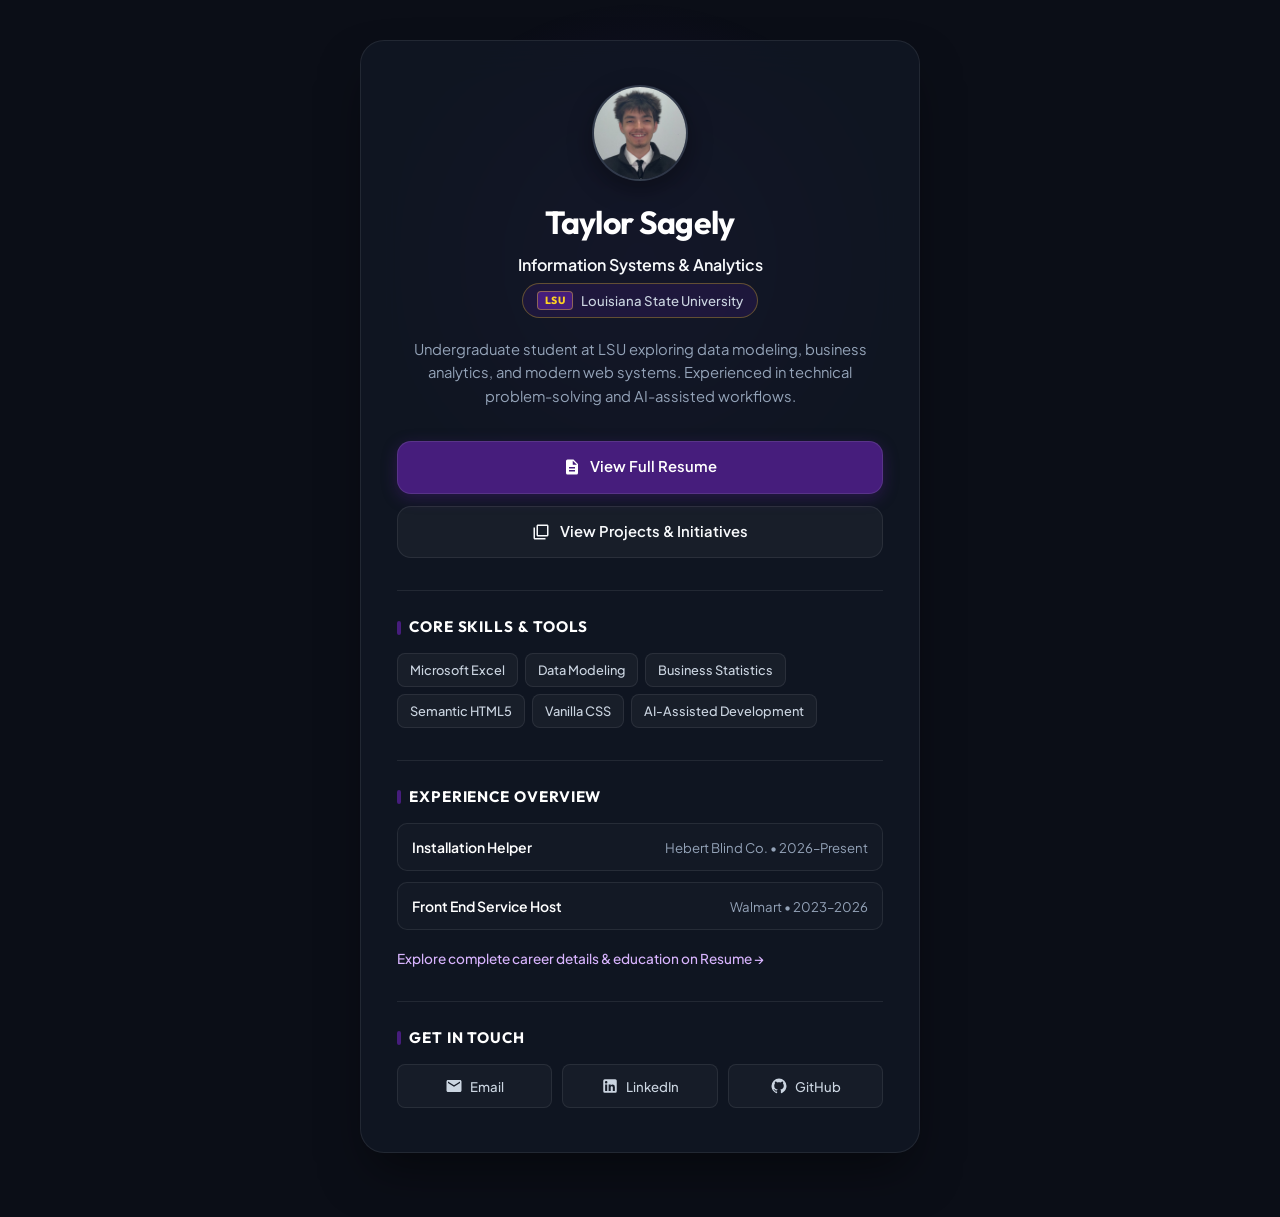
<file: index.html>
<!DOCTYPE html>
<html lang="en">
<head>
  <meta charset="UTF-8">
  <meta name="viewport" content="width=device-width, initial-scale=1.0">
  <title>Taylor Sagely | Portfolio & Resume</title>
  <!-- Favicon with LSU Purple and Gold TS -->
  <link rel="icon" href="data:image/svg+xml,<svg xmlns='http://www.w3.org/2000/svg' viewBox='0 0 100 100'><rect width='100' height='100' rx='25' fill='%23461D7C'/><text x='50%' y='68%' font-size='52' font-weight='900' fill='%23FDD023' font-family='sans-serif' text-anchor='middle'>TS</text></svg>">
  <link rel="preconnect" href="https://fonts.googleapis.com">
  <link rel="preconnect" href="https://fonts.gstatic.com" crossorigin>
  <link href="https://fonts.googleapis.com/css2?family=Outfit:wght@500;600;700;800&family=Plus+Jakarta+Sans:wght@400;500;600;700&display=swap" rel="stylesheet">
  <link rel="stylesheet" href="styles.css">
</head>
<body>

  <div class="container container-hub">

    <main class="profile-card">

      <!-- 1. Profile Section -->
      <section class="profile-header">
        <div class="avatar">
          <img src="profile.png" alt="Taylor Sagely" class="avatar-img">
        </div>

        <div class="name-title">
          <h1>Taylor Sagely</h1>
          <p class="role">Information Systems & Analytics</p>
          <div class="school-badge">
            <span class="lsu-mark">LSU</span>
            <span>Louisiana State University</span>
          </div>
        </div>

        <p class="bio">
          Undergraduate student at LSU exploring data modeling, business analytics, and modern web systems. Experienced in technical problem-solving and AI-assisted workflows.
        </p>
      </section>

      <!-- Primary Page Navigation -->
      <nav class="page-actions">
        <a href="resume.html" class="btn btn-primary">
          <svg viewBox="0 0 24 24"><path d="M14 2H6a2 2 0 0 0-2 2v16a2 2 0 0 0 2 2h12a2 2 0 0 0 2-2V8l-6-6zm2 16H8v-2h8v2zm0-4H8v-2h8v2zm-3-5V3.5L18.5 9H13z"/></svg>
          View Full Resume
        </a>

        <a href="projects.html" class="btn btn-secondary">
          <svg viewBox="0 0 24 24"><path d="M4 6H2v14c0 1.1.9 2 2 2h14v-2H4V6zm16-4H8c-1.1 0-2 .9-2 2v12c0 1.1.9 2 2 2h12c1.1 0 2-.9 2-2V4c0-1.1-.9-2-2-2zm0 14H8V4h12v12z"/></svg>
          View Projects & Initiatives
        </a>
      </nav>

      <!-- 2. Skills Section -->
      <section class="hub-section">
        <h2 class="hub-section-title">Core Skills & Tools</h2>
        <div class="skills-cloud">
          <span class="skill-tag">Microsoft Excel</span>
          <span class="skill-tag">Data Modeling</span>
          <span class="skill-tag">Business Statistics</span>
          <span class="skill-tag">Semantic HTML5</span>
          <span class="skill-tag">Vanilla CSS</span>
          <span class="skill-tag">AI-Assisted Development</span>
        </div>
      </section>

      <!-- 3. Experience Section -->
      <section class="hub-section">
        <h2 class="hub-section-title">Experience Overview</h2>
        <div class="exp-preview-list">
          <div class="exp-item">
            <span class="exp-title">Installation Helper</span>
            <span class="exp-company">Hebert Blind Co. • 2026–Present</span>
          </div>
          <div class="exp-item">
            <span class="exp-title">Front End Service Host</span>
            <span class="exp-company">Walmart • 2023–2026</span>
          </div>
        </div>
        <a href="resume.html" class="section-link">
          Explore complete career details & education on Resume →
        </a>
      </section>

      <!-- 4. Contact Section -->
      <section class="hub-section">
        <h2 class="hub-section-title">Get in Touch</h2>
        <div class="contact-grid">
          <a href="mailto:tsagel1@lsu.edu" class="contact-btn">
            <svg viewBox="0 0 24 24"><path d="M20 4H4c-1.1 0-1.99.9-1.99 2L2 18c0 1.1.9 2 2 2h16c1.1 0 2-.9 2-2V6c0-1.1-.9-2-2-2zm0 4l-8 5-8-5V6l8 5 8-5v2z"/></svg>
            Email
          </a>
          <a href="https://www.linkedin.com/in/taylor-sagely-276733403" class="contact-btn" target="_blank" rel="noopener">
            <svg viewBox="0 0 24 24"><path d="M19 3a2 2 0 0 1 2 2v14a2 2 0 0 1-2 2H5a2 2 0 0 1-2-2V5a2 2 0 0 1 2-2h14m-.5 15.5v-5.3a3.26 3.26 0 0 0-3.26-3.26c-.85 0-1.84.52-2.28 1.3v-1.11h-2.79v8.37h2.79v-4.93c0-.77.62-1.4 1.39-1.4a1.4 1.4 0 0 1 1.4 1.4v4.93h2.75M6.88 8.56a1.68 1.68 0 0 0 1.68-1.68c0-.93-.75-1.69-1.68-1.69a1.69 1.69 0 0 0-1.69 1.69c0 .93.76 1.68 1.69 1.68m1.39 9.94v-8.37H5.5v8.37h2.77z"/></svg>
            LinkedIn
          </a>
          <a href="https://github.com/tsagely21" class="contact-btn" target="_blank" rel="noopener">
            <svg viewBox="0 0 24 24"><path d="M12 2A10 10 0 0 0 2 12c0 4.42 2.87 8.17 6.84 9.5.5.08.66-.23.66-.5v-1.69c-2.77.6-3.36-1.34-3.36-1.34-.46-1.16-1.11-1.47-1.11-1.47-.91-.62.07-.6.07-.6 1 .07 1.53 1.03 1.53 1.03.87 1.52 2.34 1.07 2.91.83.1-.65.35-1.09.63-1.34-2.22-.25-4.55-1.11-4.55-4.92 0-1.11.38-2 1.03-2.71-.1-.25-.45-1.29.1-2.64 0 0 .84-.27 2.75 1.02.79-.22 1.65-.33 2.5-.33.85 0 1.71.11 2.5.33 1.91-1.29 2.75-1.02 2.75-1.02.55 1.35.2 2.39.1 2.64.65.71 1.03 1.6 1.03 2.71 0 3.82-2.34 4.66-4.57 4.91.36.31.69.92.69 1.85V21c0 .27.16.59.67.5C19.14 20.16 22 16.42 22 12A10 10 0 0 0 12 2z"/></svg>
            GitHub
          </a>
        </div>
      </section>

    </main>

  </div>

</body>
</html>
</file>
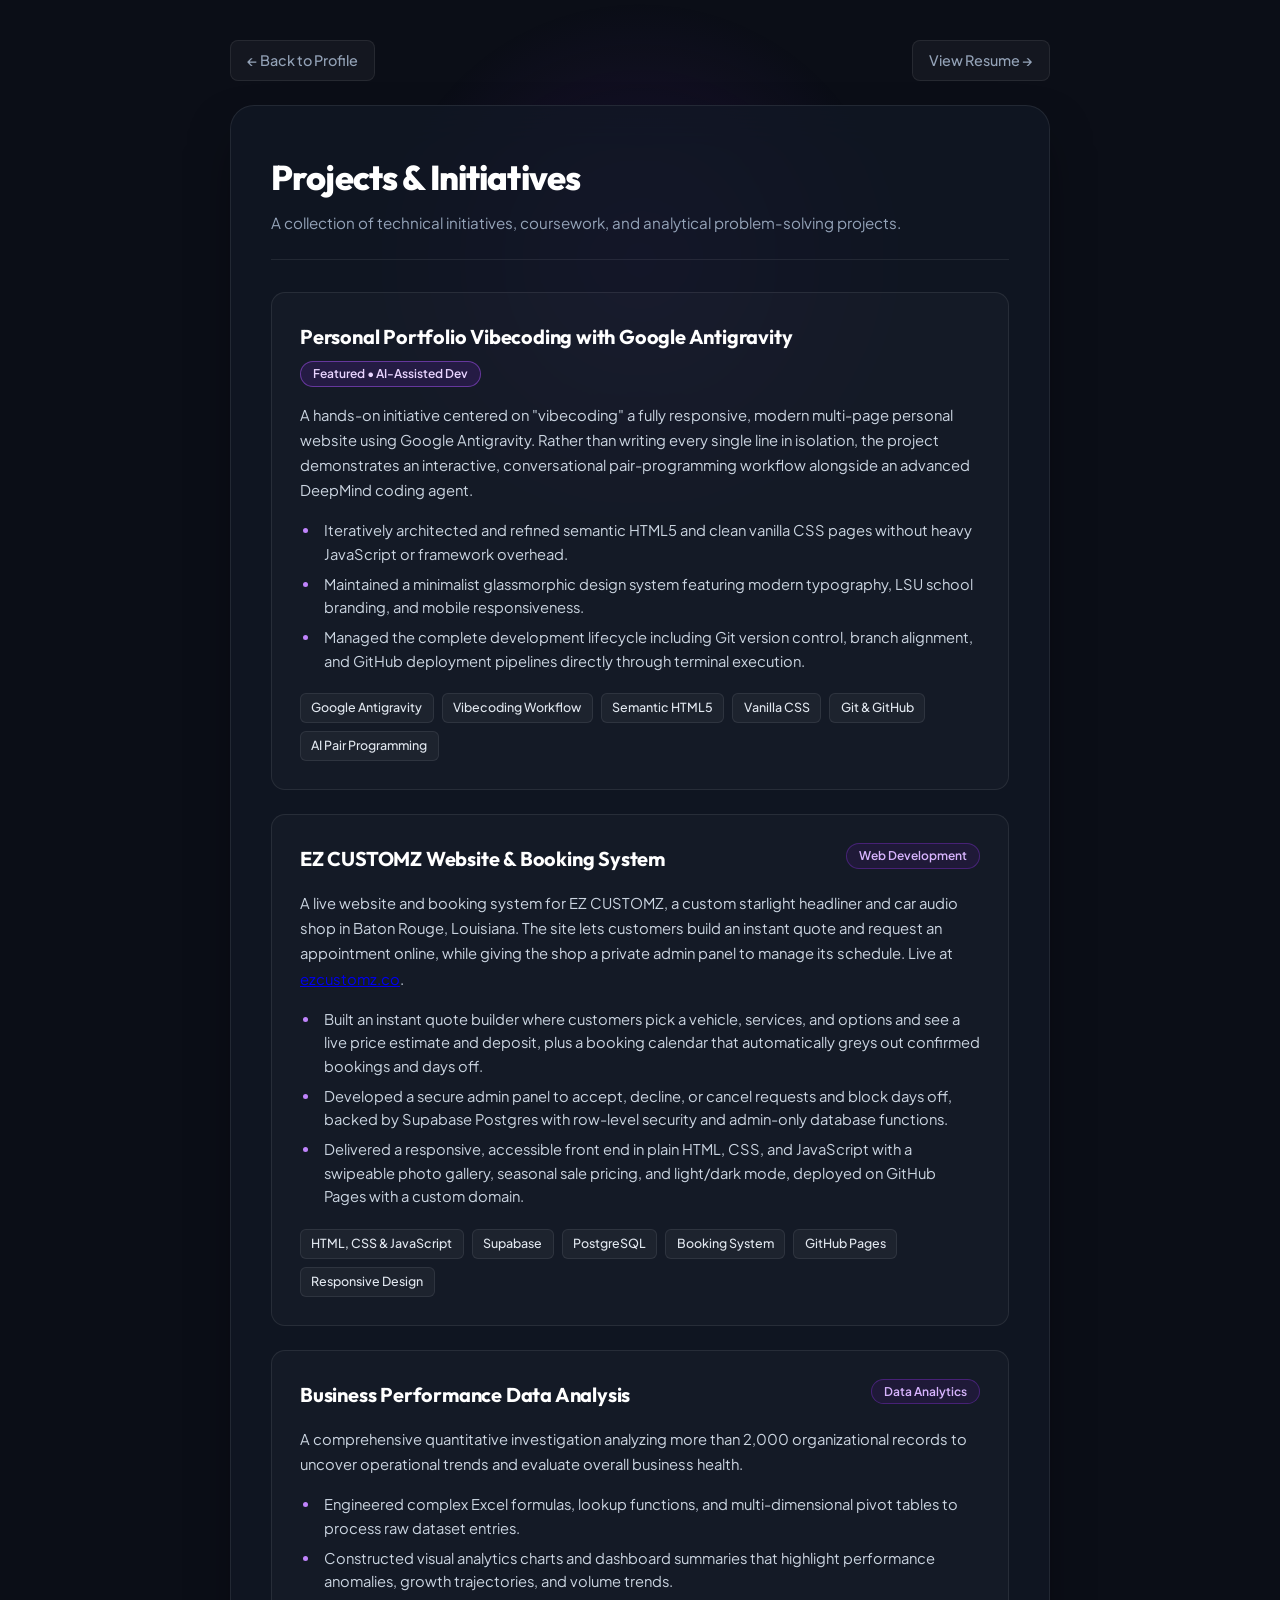
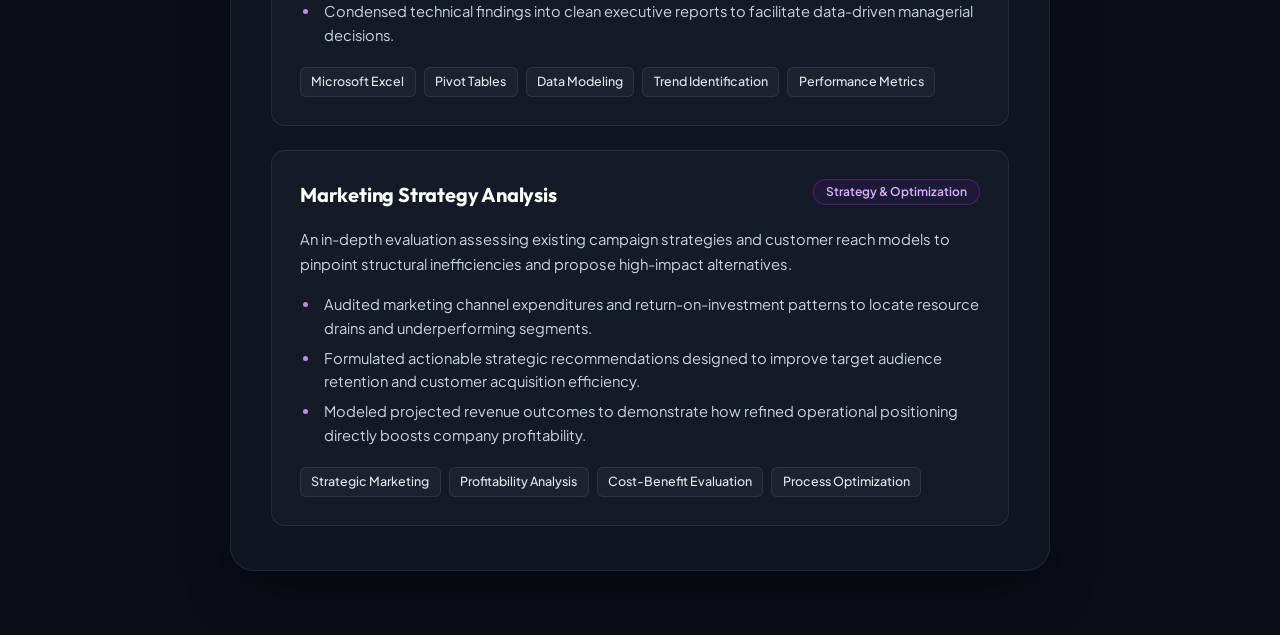
<file: projects.html>
<!DOCTYPE html>
<html lang="en">
<head>
  <meta charset="UTF-8">
  <meta name="viewport" content="width=device-width, initial-scale=1.0">
  <title>Taylor Sagely | Projects</title>
  <!-- Favicon with LSU Purple and Gold TS -->
  <link rel="icon" href="data:image/svg+xml,<svg xmlns='http://www.w3.org/2000/svg' viewBox='0 0 100 100'><rect width='100' height='100' rx='25' fill='%23461D7C'/><text x='50%' y='68%' font-size='52' font-weight='900' fill='%23FDD023' font-family='sans-serif' text-anchor='middle'>TS</text></svg>">
  <link rel="preconnect" href="https://fonts.googleapis.com">
  <link rel="preconnect" href="https://fonts.gstatic.com" crossorigin>
  <link href="https://fonts.googleapis.com/css2?family=Outfit:wght@500;600;700;800&family=Plus+Jakarta+Sans:wght@400;500;600;700&display=swap" rel="stylesheet">
  <link rel="stylesheet" href="styles.css">
</head>
<body>

  <div class="container">

    <!-- Navigation -->
    <nav class="top-nav">
      <a href="index.html" class="nav-btn">
        ← Back to Profile
      </a>
      <a href="resume.html" class="nav-btn">
        View Resume →
      </a>
    </nav>

    <!-- Main Card -->
    <main class="projects-card">

      <header class="page-header">
        <h1>Projects & Initiatives</h1>
        <p>A collection of technical initiatives, coursework, and analytical problem-solving projects.</p>
      </header>

      <section class="project-list">

        <!-- Project 1: Featured Vibecoding -->
        <article class="project-item">
          <div class="project-top">
            <h2 class="project-title">Personal Portfolio Vibecoding with Google Antigravity</h2>
            <span class="badge badge-primary">Featured • AI-Assisted Dev</span>
          </div>

          <p class="project-description">
            A hands-on initiative centered on "vibecoding" a fully responsive, modern multi-page personal website using Google Antigravity. Rather than writing every single line in isolation, the project demonstrates an interactive, conversational pair-programming workflow alongside an advanced DeepMind coding agent.
          </p>

          <ul class="project-bullets">
            <li>Iteratively architected and refined semantic HTML5 and clean vanilla CSS pages without heavy JavaScript or framework overhead.</li>
            <li>Maintained a minimalist glassmorphic design system featuring modern typography, LSU school branding, and mobile responsiveness.</li>
            <li>Managed the complete development lifecycle including Git version control, branch alignment, and GitHub deployment pipelines directly through terminal execution.</li>
          </ul>

          <div class="tag-container">
            <span class="tag-pill">Google Antigravity</span>
            <span class="tag-pill">Vibecoding Workflow</span>
            <span class="tag-pill">Semantic HTML5</span>
            <span class="tag-pill">Vanilla CSS</span>
            <span class="tag-pill">Git & GitHub</span>
            <span class="tag-pill">AI Pair Programming</span>
          </div>
        </article>

        <!-- Project 2: EZ CUSTOMZ Website & Booking System -->
        <article class="project-item">
          <div class="project-top">
            <h2 class="project-title">EZ CUSTOMZ Website &amp; Booking System</h2>
            <span class="badge badge-secondary">Web Development</span>
          </div>

          <p class="project-description">
            A live website and booking system for EZ CUSTOMZ, a custom starlight headliner and car audio shop in Baton Rouge, Louisiana. The site lets customers build an instant quote and request an appointment online, while giving the shop a private admin panel to manage its schedule. Live at <a href="https://ezcustomz.co" target="_blank" rel="noopener">ezcustomz.co</a>.
          </p>

          <ul class="project-bullets">
            <li>Built an instant quote builder where customers pick a vehicle, services, and options and see a live price estimate and deposit, plus a booking calendar that automatically greys out confirmed bookings and days off.</li>
            <li>Developed a secure admin panel to accept, decline, or cancel requests and block days off, backed by Supabase Postgres with row-level security and admin-only database functions.</li>
            <li>Delivered a responsive, accessible front end in plain HTML, CSS, and JavaScript with a swipeable photo gallery, seasonal sale pricing, and light/dark mode, deployed on GitHub Pages with a custom domain.</li>
          </ul>

          <div class="tag-container">
            <span class="tag-pill">HTML, CSS &amp; JavaScript</span>
            <span class="tag-pill">Supabase</span>
            <span class="tag-pill">PostgreSQL</span>
            <span class="tag-pill">Booking System</span>
            <span class="tag-pill">GitHub Pages</span>
            <span class="tag-pill">Responsive Design</span>
          </div>
        </article>

        <!-- Project 3: Business Performance Data Analysis -->
        <article class="project-item">
          <div class="project-top">
            <h2 class="project-title">Business Performance Data Analysis</h2>
            <span class="badge badge-secondary">Data Analytics</span>
          </div>

          <p class="project-description">
            A comprehensive quantitative investigation analyzing more than 2,000 organizational records to uncover operational trends and evaluate overall business health.
          </p>

          <ul class="project-bullets">
            <li>Engineered complex Excel formulas, lookup functions, and multi-dimensional pivot tables to process raw dataset entries.</li>
            <li>Constructed visual analytics charts and dashboard summaries that highlight performance anomalies, growth trajectories, and volume trends.</li>
            <li>Condensed technical findings into clean executive reports to facilitate data-driven managerial decisions.</li>
          </ul>

          <div class="tag-container">
            <span class="tag-pill">Microsoft Excel</span>
            <span class="tag-pill">Pivot Tables</span>
            <span class="tag-pill">Data Modeling</span>
            <span class="tag-pill">Trend Identification</span>
            <span class="tag-pill">Performance Metrics</span>
          </div>
        </article>

        <!-- Project 4: Marketing Strategy Analysis -->
        <article class="project-item">
          <div class="project-top">
            <h2 class="project-title">Marketing Strategy Analysis</h2>
            <span class="badge badge-tertiary">Strategy & Optimization</span>
          </div>

          <p class="project-description">
            An in-depth evaluation assessing existing campaign strategies and customer reach models to pinpoint structural inefficiencies and propose high-impact alternatives.
          </p>

          <ul class="project-bullets">
            <li>Audited marketing channel expenditures and return-on-investment patterns to locate resource drains and underperforming segments.</li>
            <li>Formulated actionable strategic recommendations designed to improve target audience retention and customer acquisition efficiency.</li>
            <li>Modeled projected revenue outcomes to demonstrate how refined operational positioning directly boosts company profitability.</li>
          </ul>

          <div class="tag-container">
            <span class="tag-pill">Strategic Marketing</span>
            <span class="tag-pill">Profitability Analysis</span>
            <span class="tag-pill">Cost-Benefit Evaluation</span>
            <span class="tag-pill">Process Optimization</span>
          </div>
        </article>

      </section>

    </main>

  </div>

</body>
</html>
</file>
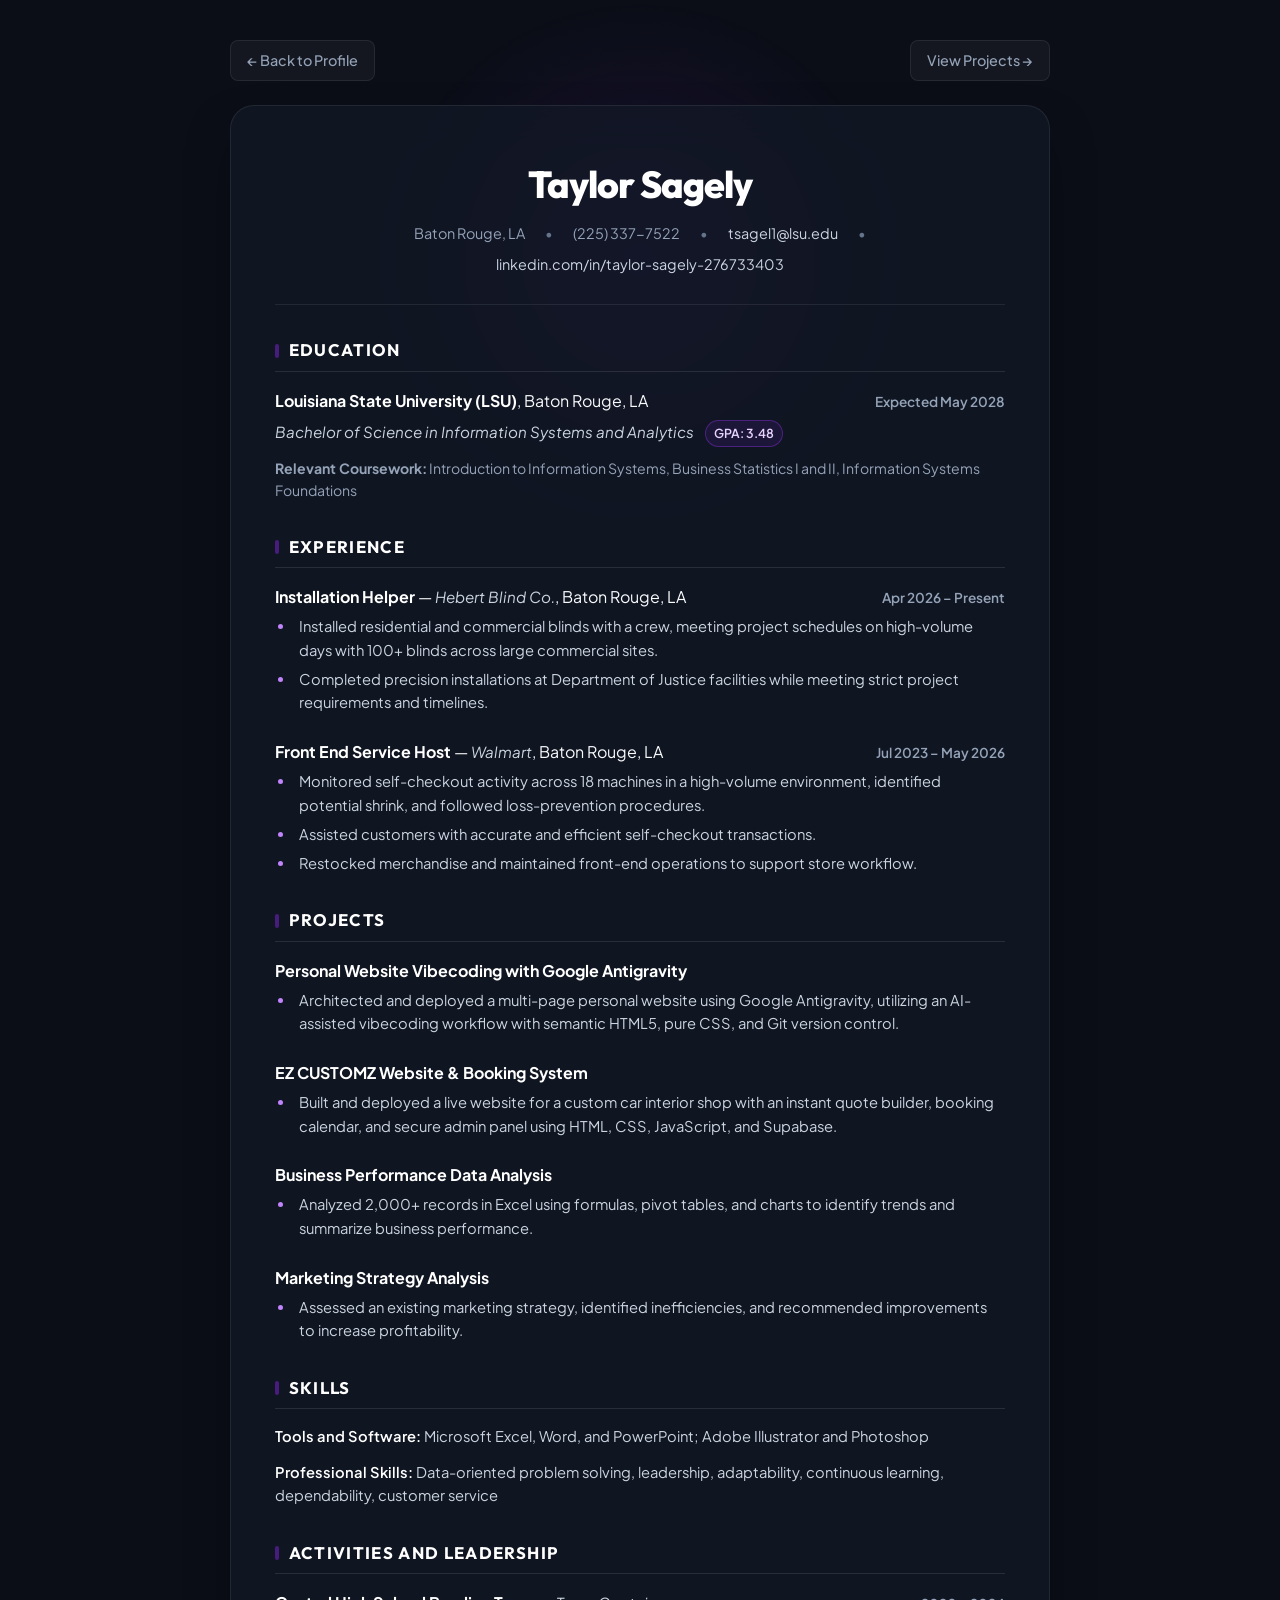
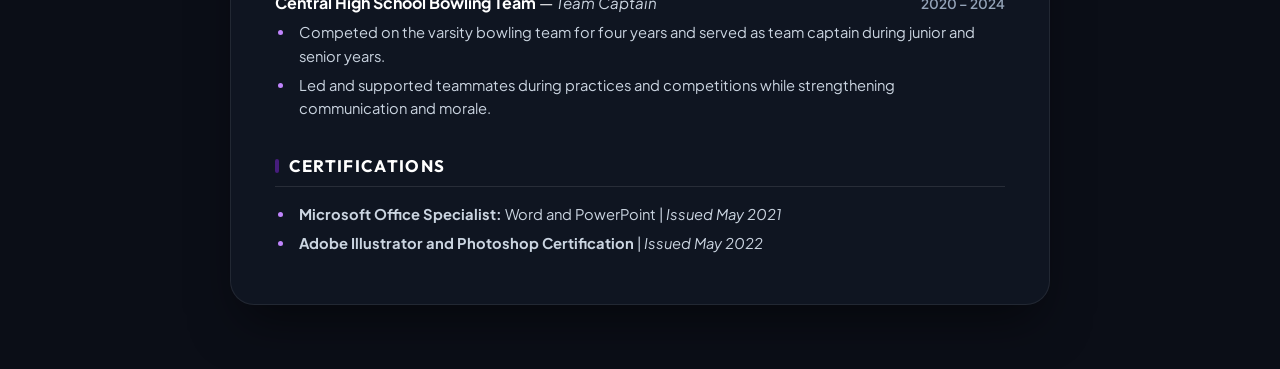
<file: resume.html>
<!DOCTYPE html>
<html lang="en">
<head>
  <meta charset="UTF-8">
  <meta name="viewport" content="width=device-width, initial-scale=1.0">
  <title>Taylor Sagely | Resume</title>
  <!-- Favicon with LSU Purple and Gold TS -->
  <link rel="icon" href="data:image/svg+xml,<svg xmlns='http://www.w3.org/2000/svg' viewBox='0 0 100 100'><rect width='100' height='100' rx='25' fill='%23461D7C'/><text x='50%' y='68%' font-size='52' font-weight='900' fill='%23FDD023' font-family='sans-serif' text-anchor='middle'>TS</text></svg>">
  <link rel="preconnect" href="https://fonts.googleapis.com">
  <link rel="preconnect" href="https://fonts.gstatic.com" crossorigin>
  <link href="https://fonts.googleapis.com/css2?family=Outfit:wght@500;600;700;800&family=Plus+Jakarta+Sans:wght@400;500;600;700&display=swap" rel="stylesheet">
  <link rel="stylesheet" href="styles.css">
</head>
<body>

  <div class="container">

    <nav class="top-nav">
      <a href="index.html" class="back-btn">
        ← Back to Profile
      </a>
      <a href="projects.html" class="back-btn">
        View Projects →
      </a>
    </nav>

    <main class="resume-card">

      <!-- Header -->
      <header class="resume-header">
        <h1>Taylor Sagely</h1>
        <div class="contact-info">
          <span>Baton Rouge, LA</span>
          <span class="divider-dot">•</span>
          <span>(225) 337-7522</span>
          <span class="divider-dot">•</span>
          <a href="mailto:tsagel1@lsu.edu">tsagel1@lsu.edu</a>
          <span class="divider-dot">•</span>
          <a href="https://www.linkedin.com/in/taylor-sagely-276733403" target="_blank" rel="noopener">linkedin.com/in/taylor-sagely-276733403</a>
        </div>
      </header>

      <!-- Education -->
      <section class="section">
        <h2 class="section-title">Education</h2>
        <div class="entry">
          <div class="entry-header">
            <div>
              <span class="entry-title">Louisiana State University (LSU)</span>, Baton Rouge, LA
            </div>
            <div class="entry-date">Expected May 2028</div>
          </div>
          <div>
            <span class="entry-org">Bachelor of Science in Information Systems and Analytics</span>
            <span class="badge-gpa">GPA: 3.48</span>
          </div>
          <div style="font-size: 0.88rem; color: var(--text-muted); margin-top: 0.25rem;">
            <strong>Relevant Coursework:</strong> Introduction to Information Systems, Business Statistics I and II, Information Systems Foundations
          </div>
        </div>
      </section>

      <!-- Experience -->
      <section class="section">
        <h2 class="section-title">Experience</h2>

        <div class="entry">
          <div class="entry-header">
            <div>
              <span class="entry-title">Installation Helper</span> — <span class="entry-org">Hebert Blind Co.</span>, Baton Rouge, LA
            </div>
            <div class="entry-date">Apr 2026 – Present</div>
          </div>
          <ul class="entry-bullets">
            <li>Installed residential and commercial blinds with a crew, meeting project schedules on high-volume days with 100+ blinds across large commercial sites.</li>
            <li>Completed precision installations at Department of Justice facilities while meeting strict project requirements and timelines.</li>
          </ul>
        </div>

        <div class="entry" style="margin-top: 0.5rem;">
          <div class="entry-header">
            <div>
              <span class="entry-title">Front End Service Host</span> — <span class="entry-org">Walmart</span>, Baton Rouge, LA
            </div>
            <div class="entry-date">Jul 2023 – May 2026</div>
          </div>
          <ul class="entry-bullets">
            <li>Monitored self-checkout activity across 18 machines in a high-volume environment, identified potential shrink, and followed loss-prevention procedures.</li>
            <li>Assisted customers with accurate and efficient self-checkout transactions.</li>
            <li>Restocked merchandise and maintained front-end operations to support store workflow.</li>
          </ul>
        </div>
      </section>

      <!-- Projects -->
      <section class="section">
        <h2 class="section-title">Projects</h2>

        <div class="entry">
          <div class="entry-title">Personal Website Vibecoding with Google Antigravity</div>
          <ul class="entry-bullets">
            <li>Architected and deployed a multi-page personal website using Google Antigravity, utilizing an AI-assisted vibecoding workflow with semantic HTML5, pure CSS, and Git version control.</li>
          </ul>
        </div>

        <div class="entry" style="margin-top: 0.5rem;">
          <div class="entry-title">EZ CUSTOMZ Website &amp; Booking System</div>
          <ul class="entry-bullets">
            <li>Built and deployed a live website for a custom car interior shop with an instant quote builder, booking calendar, and secure admin panel using HTML, CSS, JavaScript, and Supabase.</li>
          </ul>
        </div>

        <div class="entry" style="margin-top: 0.5rem;">
          <div class="entry-title">Business Performance Data Analysis</div>
          <ul class="entry-bullets">
            <li>Analyzed 2,000+ records in Excel using formulas, pivot tables, and charts to identify trends and summarize business performance.</li>
          </ul>
        </div>

        <div class="entry" style="margin-top: 0.5rem;">
          <div class="entry-title">Marketing Strategy Analysis</div>
          <ul class="entry-bullets">
            <li>Assessed an existing marketing strategy, identified inefficiencies, and recommended improvements to increase profitability.</li>
          </ul>
        </div>
      </section>

      <!-- Skills -->
      <section class="section">
        <h2 class="section-title">Skills</h2>
        <div class="skills-block">
          <div class="skill-line">
            <strong>Tools and Software:</strong> Microsoft Excel, Word, and PowerPoint; Adobe Illustrator and Photoshop
          </div>
          <div class="skill-line">
            <strong>Professional Skills:</strong> Data-oriented problem solving, leadership, adaptability, continuous learning, dependability, customer service
          </div>
        </div>
      </section>

      <!-- Activities & Leadership -->
      <section class="section">
        <h2 class="section-title">Activities and Leadership</h2>
        <div class="entry">
          <div class="entry-header">
            <div>
              <span class="entry-title">Central High School Bowling Team</span> — <span class="entry-org">Team Captain</span>
            </div>
            <div class="entry-date">2020 – 2024</div>
          </div>
          <ul class="entry-bullets">
            <li>Competed on the varsity bowling team for four years and served as team captain during junior and senior years.</li>
            <li>Led and supported teammates during practices and competitions while strengthening communication and morale.</li>
          </ul>
        </div>
      </section>

      <!-- Certifications -->
      <section class="section">
        <h2 class="section-title">Certifications</h2>
        <ul class="entry-bullets">
          <li><strong>Microsoft Office Specialist:</strong> Word and PowerPoint | <em>Issued May 2021</em></li>
          <li><strong>Adobe Illustrator and Photoshop Certification</strong> | <em>Issued May 2022</em></li>
        </ul>
      </section>

    </main>

  </div>

</body>
</html>
</file>
<file: styles.css>
/* ==========================================================================
   ISDS 3100: Personal Website - Shared Stylesheet (styles.css)
   Consistent visual identity with LSU Purple & Gold branding,
   dark glassmorphism theme, and modern responsive typography.
   ========================================================================== */

/* --------------------------------------------------------------------------
   1. Design Tokens & CSS Variables
   -------------------------------------------------------------------------- */
:root {
  --bg-color: #0b0e17;
  --card-bg: rgba(18, 24, 38, 0.75);
  --card-hover: rgba(28, 38, 62, 0.9);
  --card-border: rgba(255, 255, 255, 0.08);
  --border-focus: rgba(70, 29, 124, 0.45);
  
  /* Text colors */
  --text-main: #f8fafc;
  --text-secondary: #cbd5e1;
  --text-muted: #94a3b8;
  --text-dim: #64748b;
  
  /* LSU Official Color Palette & Accents */
  --accent: #461d7c;             /* LSU Purple */
  --accent-hover: #59249d;       /* LSU Purple hover */
  --accent-glow: rgba(70, 29, 124, 0.45);
  --accent-gold: #fdd023;        /* LSU Gold */
  
  /* Radii */
  --radius-lg: 24px;
  --radius-md: 14px;
  --radius-sm: 8px;
}

/* --------------------------------------------------------------------------
   2. Global Resets & Base Styles
   -------------------------------------------------------------------------- */
* {
  box-sizing: border-box;
  margin: 0;
  padding: 0;
}

body {
  font-family: 'Plus Jakarta Sans', -apple-system, BlinkMacSystemFont, sans-serif;
  background-color: var(--bg-color);
  color: var(--text-main);
  line-height: 1.6;
  min-height: 100vh;
  display: flex;
  justify-content: center;
  padding: 2.5rem 1.25rem 4rem;
  position: relative;
  overflow-x: hidden;
}

/* Ambient background glow (LSU Purple tint) */
body::before {
  content: '';
  position: fixed;
  width: 520px;
  height: 520px;
  border-radius: 50%;
  background: radial-gradient(circle, rgba(70, 29, 124, 0.28), transparent 70%);
  top: 0;
  left: 50%;
  transform: translateX(-50%);
  pointer-events: none;
  z-index: -1;
}

/* --------------------------------------------------------------------------
   3. Container Layout
   -------------------------------------------------------------------------- */
.container {
  width: 100%;
  max-width: 820px;
  display: flex;
  flex-direction: column;
  gap: 1.5rem;
}

.container-hub {
  max-width: 560px;
}

/* --------------------------------------------------------------------------
   4. Glassmorphism Card System
   -------------------------------------------------------------------------- */
.card,
.profile-card,
.resume-card,
.projects-card {
  background: var(--card-bg);
  backdrop-filter: blur(20px);
  -webkit-backdrop-filter: blur(20px);
  border: 1px solid var(--card-border);
  border-radius: var(--radius-lg);
  box-shadow: 0 25px 50px -12px rgba(0, 0, 0, 0.5);
  display: flex;
  flex-direction: column;
}

.profile-card {
  padding: 2.75rem 2.25rem;
  gap: 2rem;
}

.resume-card {
  padding: 3rem 2.75rem;
  gap: 2rem;
}

.projects-card {
  padding: 2.75rem 2.5rem;
  gap: 2rem;
}

/* --------------------------------------------------------------------------
   5. Navigation & Action Buttons
   -------------------------------------------------------------------------- */
.top-nav {
  display: flex;
  justify-content: space-between;
  align-items: center;
}

.nav-btn,
.back-btn {
  display: inline-flex;
  align-items: center;
  gap: 0.5rem;
  color: var(--text-muted);
  text-decoration: none;
  font-size: 0.9rem;
  font-weight: 500;
  padding: 0.5rem 1rem;
  border-radius: var(--radius-sm);
  background: rgba(255, 255, 255, 0.04);
  border: 1px solid var(--card-border);
  transition: all 0.2s ease;
}

.nav-btn:hover,
.back-btn:hover {
  color: #ffffff;
  background: rgba(70, 29, 124, 0.25);
  border-color: rgba(147, 51, 234, 0.45);
  transform: translateY(-1px);
}

.page-actions {
  display: flex;
  flex-direction: column;
  gap: 0.75rem;
  width: 100%;
}

.btn {
  display: flex;
  align-items: center;
  justify-content: center;
  gap: 0.6rem;
  width: 100%;
  padding: 0.85rem 1rem;
  border-radius: var(--radius-md);
  text-decoration: none;
  font-size: 0.925rem;
  font-weight: 600;
  transition: all 0.2s ease;
  cursor: pointer;
}

.btn-primary {
  background: var(--accent);
  border: 1px solid rgba(255, 255, 255, 0.1);
  color: #ffffff;
  box-shadow: 0 4px 15px var(--accent-glow);
}

.btn-primary:hover {
  background: var(--accent-hover);
  box-shadow: 0 8px 22px var(--accent-glow);
  transform: translateY(-2px);
  color: #ffffff;
}

.btn-secondary {
  background: rgba(255, 255, 255, 0.04);
  border: 1px solid var(--card-border);
  color: var(--text-main);
}

.btn-secondary:hover {
  background: rgba(70, 29, 124, 0.2);
  border-color: rgba(147, 51, 234, 0.4);
  transform: translateY(-2px);
  color: #ffffff;
}

.btn svg,
.nav-btn svg,
.contact-btn svg {
  width: 18px;
  height: 18px;
  fill: currentColor;
  flex-shrink: 0;
}

/* --------------------------------------------------------------------------
   6. LSU Badges & School Identity
   -------------------------------------------------------------------------- */
.school-badge {
  display: inline-flex;
  align-items: center;
  gap: 0.5rem;
  margin-top: 0.35rem;
  padding: 0.35rem 0.85rem;
  background: rgba(70, 29, 124, 0.25);
  border: 1px solid rgba(253, 208, 35, 0.3);
  border-radius: 9999px;
  font-size: 0.825rem;
  color: #cbd5e1;
  font-weight: 500;
}

.lsu-mark {
  display: inline-flex;
  align-items: center;
  justify-content: center;
  background: #461d7c;
  color: #fdd023;
  font-family: 'Outfit', sans-serif;
  font-weight: 800;
  font-size: 0.65rem;
  letter-spacing: 0.05em;
  padding: 0.15rem 0.45rem;
  border-radius: 4px;
  line-height: 1.1;
  border: 1px solid rgba(253, 208, 35, 0.4);
}

/* --------------------------------------------------------------------------
   7. Hub Page Specific Styles (index.html)
   -------------------------------------------------------------------------- */
.profile-header {
  display: flex;
  flex-direction: column;
  align-items: center;
  text-align: center;
  gap: 1rem;
}

.avatar {
  width: 96px;
  height: 96px;
  border-radius: 50%;
  background: linear-gradient(135deg, #1e293b, #0f172a);
  border: 2px solid rgba(255, 255, 255, 0.12);
  display: flex;
  align-items: center;
  justify-content: center;
  box-shadow: 0 8px 24px rgba(0, 0, 0, 0.35);
  overflow: hidden;
}

.avatar-img {
  width: 100%;
  height: 100%;
  object-fit: cover;
  display: block;
}

.name-title h1 {
  font-family: 'Outfit', sans-serif;
  font-size: 2rem;
  font-weight: 700;
  color: #ffffff;
  letter-spacing: -0.02em;
  margin-bottom: 0.25rem;
}

.role {
  color: var(--text-main);
  font-size: 1rem;
  font-weight: 600;
}

.bio {
  color: var(--text-muted);
  font-size: 0.925rem;
  line-height: 1.6;
  max-width: 460px;
  margin-top: 0.25rem;
}

.hub-section {
  display: flex;
  flex-direction: column;
  gap: 0.85rem;
  padding-top: 1.5rem;
  border-top: 1px solid var(--card-border);
}

.hub-section-title {
  font-family: 'Outfit', sans-serif;
  font-size: 0.95rem;
  font-weight: 700;
  text-transform: uppercase;
  letter-spacing: 0.06em;
  color: #ffffff;
  display: flex;
  align-items: center;
  gap: 0.5rem;
}

.hub-section-title::before {
  content: '';
  display: inline-block;
  width: 4px;
  height: 14px;
  background: var(--accent);
  border-radius: 2px;
}

.skills-cloud {
  display: flex;
  flex-wrap: wrap;
  gap: 0.45rem;
}

.skill-tag {
  font-size: 0.8rem;
  font-weight: 500;
  padding: 0.35rem 0.75rem;
  border-radius: var(--radius-sm);
  background: rgba(255, 255, 255, 0.04);
  border: 1px solid var(--card-border);
  color: var(--text-secondary);
  transition: all 0.2s ease;
}

.skill-tag:hover {
  background: rgba(70, 29, 124, 0.3);
  border-color: rgba(147, 51, 234, 0.45);
  color: #ffffff;
}

.exp-preview-list {
  display: flex;
  flex-direction: column;
  gap: 0.65rem;
}

.exp-item {
  display: flex;
  justify-content: space-between;
  align-items: baseline;
  flex-wrap: wrap;
  gap: 0.25rem;
  background: rgba(255, 255, 255, 0.02);
  border: 1px solid var(--card-border);
  border-radius: 10px;
  padding: 0.75rem 0.9rem;
  font-size: 0.875rem;
}

.exp-title {
  font-weight: 600;
  color: #ffffff;
}

.exp-company {
  color: var(--text-muted);
  font-size: 0.825rem;
}

.section-link {
  color: #d8b4fe;
  text-decoration: none;
  font-size: 0.85rem;
  font-weight: 500;
  transition: color 0.2s ease;
  margin-top: 0.25rem;
  display: inline-flex;
  align-items: center;
  gap: 0.3rem;
}

.section-link:hover {
  color: #ffffff;
  text-decoration: underline;
}

.contact-grid {
  display: grid;
  grid-template-columns: repeat(3, 1fr);
  gap: 0.65rem;
}

.contact-btn {
  display: flex;
  align-items: center;
  justify-content: center;
  gap: 0.45rem;
  padding: 0.65rem 0.5rem;
  background: rgba(255, 255, 255, 0.03);
  border: 1px solid var(--card-border);
  border-radius: var(--radius-sm);
  color: var(--text-secondary);
  text-decoration: none;
  font-size: 0.825rem;
  font-weight: 500;
  transition: all 0.2s ease;
}

.contact-btn:hover {
  background: rgba(70, 29, 124, 0.25);
  border-color: rgba(147, 51, 234, 0.45);
  color: #ffffff;
  transform: translateY(-1px);
}

/* --------------------------------------------------------------------------
   8. Resume Page Specific Styles (resume.html)
   -------------------------------------------------------------------------- */
.resume-header {
  text-align: center;
  border-bottom: 1px solid var(--card-border);
  padding-bottom: 1.75rem;
}

.resume-header h1 {
  font-family: 'Outfit', sans-serif;
  font-size: 2.35rem;
  font-weight: 800;
  color: #ffffff;
  letter-spacing: -0.025em;
  margin-bottom: 0.5rem;
}

.contact-info {
  display: flex;
  flex-wrap: wrap;
  justify-content: center;
  align-items: center;
  gap: 0.5rem 1.25rem;
  color: var(--text-muted);
  font-size: 0.9rem;
}

.contact-info a {
  color: var(--text-secondary);
  text-decoration: none;
  transition: color 0.2s ease;
}

.contact-info a:hover {
  color: #d8b4fe;
}

.divider-dot {
  color: var(--text-dim);
}

.section {
  display: flex;
  flex-direction: column;
  gap: 1rem;
}

.section-title {
  font-family: 'Outfit', sans-serif;
  font-size: 1.05rem;
  font-weight: 700;
  text-transform: uppercase;
  letter-spacing: 0.08em;
  color: #ffffff;
  padding-bottom: 0.4rem;
  border-bottom: 1px solid rgba(255, 255, 255, 0.1);
  display: flex;
  align-items: center;
  gap: 0.6rem;
}

.section-title::before {
  content: '';
  display: inline-block;
  width: 4px;
  height: 14px;
  background: var(--accent);
  border-radius: 2px;
}

.entry {
  display: flex;
  flex-direction: column;
  gap: 0.35rem;
}

.entry-header {
  display: flex;
  justify-content: space-between;
  align-items: baseline;
  flex-wrap: wrap;
  gap: 0.25rem 1rem;
}

.entry-title {
  font-size: 1rem;
  font-weight: 700;
  color: #ffffff;
}

.entry-org {
  font-style: italic;
  color: var(--text-secondary);
  font-size: 0.95rem;
}

.entry-date {
  font-size: 0.85rem;
  font-weight: 600;
  color: var(--text-muted);
}

.badge-gpa {
  display: inline-block;
  font-size: 0.775rem;
  font-weight: 600;
  background: rgba(70, 29, 124, 0.25);
  color: #e9d5ff;
  padding: 0.15rem 0.5rem;
  border-radius: 9999px;
  border: 1px solid rgba(147, 51, 234, 0.4);
  margin-left: 0.5rem;
  font-style: normal;
}

.entry-bullets {
  list-style-type: disc;
  padding-left: 1.25rem;
  display: flex;
  flex-direction: column;
  gap: 0.35rem;
  color: var(--text-secondary);
  font-size: 0.92rem;
}

.entry-bullets li {
  padding-left: 0.25rem;
}

.entry-bullets li::marker {
  color: #c084fc;
}

.skills-block {
  display: flex;
  flex-direction: column;
  gap: 0.75rem;
  font-size: 0.92rem;
  color: var(--text-secondary);
}

.skill-line strong {
  color: #ffffff;
  font-weight: 600;
}

/* --------------------------------------------------------------------------
   9. Projects Page Specific Styles (projects.html)
   -------------------------------------------------------------------------- */
.page-header {
  border-bottom: 1px solid var(--card-border);
  padding-bottom: 1.5rem;
}

.page-header h1 {
  font-family: 'Outfit', sans-serif;
  font-size: 2.15rem;
  font-weight: 800;
  color: #ffffff;
  letter-spacing: -0.025em;
  margin-bottom: 0.35rem;
}

.page-header p {
  color: var(--text-muted);
  font-size: 0.95rem;
}

.project-list {
  display: flex;
  flex-direction: column;
  gap: 1.5rem;
}

.project-item {
  background: rgba(255, 255, 255, 0.025);
  border: 1px solid var(--card-border);
  border-radius: var(--radius-md);
  padding: 1.75rem;
  display: flex;
  flex-direction: column;
  gap: 1rem;
  transition: all 0.25s ease;
  position: relative;
}

.project-item:hover {
  background: var(--card-hover);
  border-color: var(--border-focus);
  transform: translateY(-2px);
}



.project-top {
  display: flex;
  justify-content: space-between;
  align-items: flex-start;
  flex-wrap: wrap;
  gap: 0.5rem;
}

.project-title {
  font-family: 'Outfit', sans-serif;
  font-size: 1.25rem;
  font-weight: 700;
  color: #ffffff;
  letter-spacing: -0.01em;
}

.badge {
  font-size: 0.75rem;
  font-weight: 600;
  padding: 0.25rem 0.75rem;
  border-radius: 9999px;
  line-height: 1.3;
  white-space: nowrap;
}

.badge-primary {
  background: rgba(70, 29, 124, 0.35);
  color: #e9d5ff;
  border: 1px solid rgba(168, 85, 247, 0.5);
}

.badge-secondary,
.badge-tertiary {
  background: rgba(70, 29, 124, 0.22);
  color: #d8b4fe;
  border: 1px solid rgba(147, 51, 234, 0.35);
}

.project-description {
  color: var(--text-secondary);
  font-size: 0.925rem;
  line-height: 1.7;
}

.project-bullets {
  list-style-type: disc;
  padding-left: 1.25rem;
  display: flex;
  flex-direction: column;
  gap: 0.4rem;
  color: var(--text-secondary);
  font-size: 0.92rem;
}

.project-bullets li {
  padding-left: 0.25rem;
}

.project-bullets li::marker {
  color: #c084fc;
}

.tag-container {
  display: flex;
  flex-wrap: wrap;
  gap: 0.5rem;
  margin-top: 0.25rem;
}

.tag-pill {
  font-size: 0.78rem;
  font-weight: 500;
  padding: 0.25rem 0.65rem;
  border-radius: 6px;
  background: rgba(255, 255, 255, 0.04);
  border: 1px solid var(--card-border);
  color: #e2e8f0;
  transition: all 0.2s ease;
}

.tag-pill:hover {
  background: rgba(70, 29, 124, 0.35);
  border-color: rgba(168, 85, 247, 0.5);
  color: #ffffff;
}

/* --------------------------------------------------------------------------
   10. Print Media Query (for Resume Printing / PDF Saving)
   -------------------------------------------------------------------------- */
@media print {
  body {
    background: #ffffff;
    color: #000000;
    padding: 0;
  }
  body::before {
    display: none;
  }
  .top-nav {
    display: none;
  }
  .resume-card {
    background: #ffffff;
    border: none;
    box-shadow: none;
    padding: 0;
    color: #000000;
  }
  .resume-header h1,
  .entry-title,
  .section-title {
    color: #000000 !important;
  }
  .contact-info,
  .entry-bullets,
  .skills-block,
  .entry-org {
    color: #333333 !important;
  }
  .section-title {
    border-bottom: 1px solid #cccccc;
  }
  .badge-gpa {
    background: none;
    border: 1px solid #333333;
    color: #000000;
  }
}

/* --------------------------------------------------------------------------
   11. Responsive Mobile Queries
   -------------------------------------------------------------------------- */
@media (max-width: 640px) {
  .resume-card,
  .projects-card {
    padding: 2rem 1.5rem;
  }
  .page-header h1,
  .resume-header h1 {
    font-size: 1.85rem;
  }
  .contact-info {
    flex-direction: column;
    gap: 0.35rem;
  }
  .divider-dot {
    display: none;
  }
  .project-item {
    padding: 1.25rem;
  }
}

@media (max-width: 520px) {
  .profile-card {
    padding: 2rem 1.5rem;
  }
  .contact-grid {
    grid-template-columns: 1fr;
  }
}
</file>
